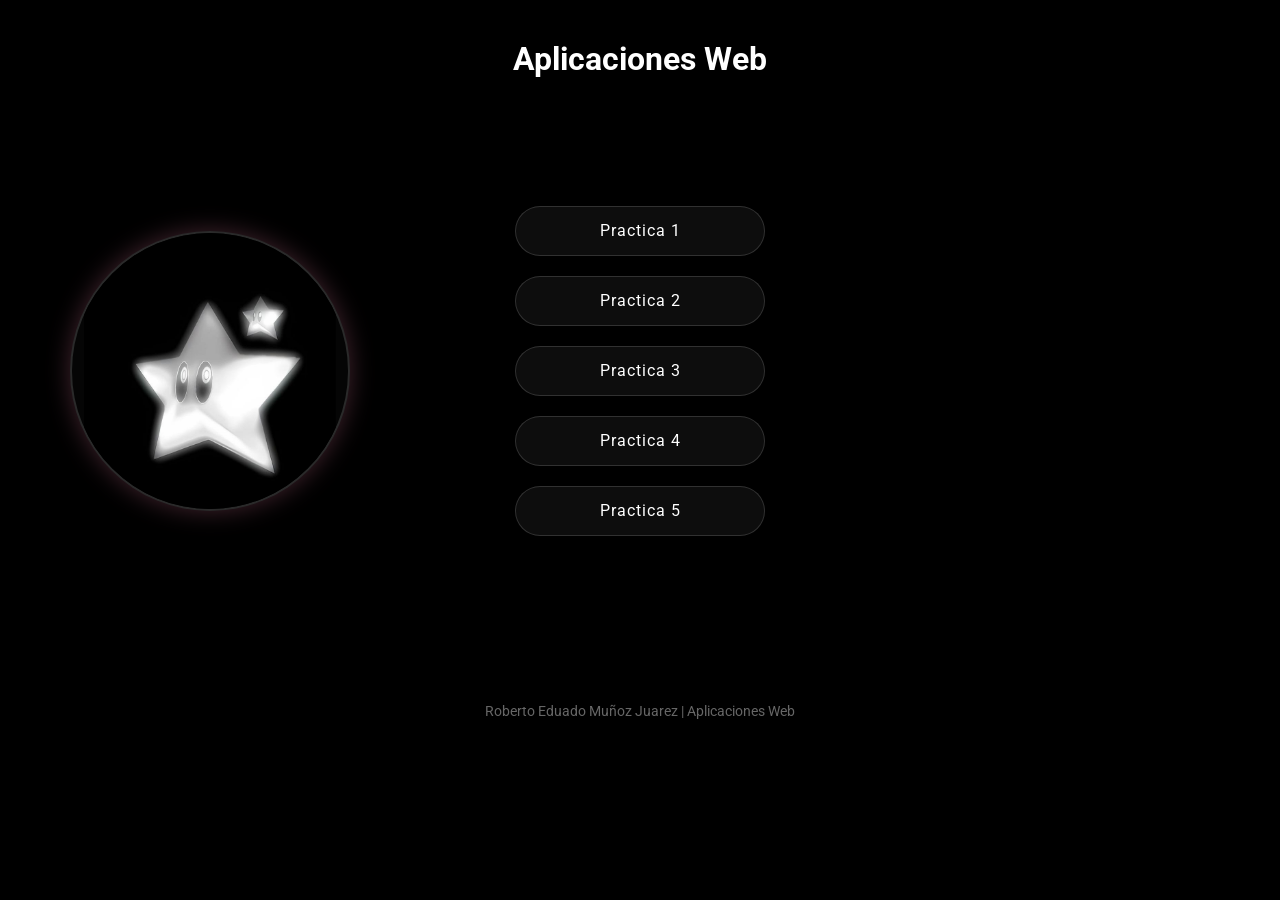
<file: index.html>
<!DOCTYPE html>
<html lang="en">
<head>
    <meta charset="UTF-8">
    <meta name="viewport" content="width=device-width, initial-scale=1.0">
    <title>Aplicaciones Web</title>
     <link rel="stylesheet" href="https://fonts.googleapis.com/css2?family=Poppins:wght@400;500;600;700&family=Roboto:wght@400;500;700&display=swap">
      <link rel="stylesheet" href="style.css" />
</head>
<body>
    <h1>Aplicaciones Web</h1>

<main class="home-container">
  <!-- Foto a la izquierda -->
  <div class="home-img">
    <img src="img/img.jpg" alt="Estrella">
  </div>

  <!-- Botones en el centro -->
  <div class="container">
    <div class="btn"><a href="Ejercicio1/index.html">Practica 1</a></div>
    <div class="btn"><a href="Practica2/Index.html">Practica 2</a></div>
    <div class="btn"><a href="#">Practica 3</a></div>
    <div class="btn"><a href="#">Practica 4</a></div>
    <div class="btn"><a href="Ejercicio5/colocacion_css3_practica .html">Practica 5</a></div>
  </div>
</main>

<div class="footer-clase">
    <p>Roberto Eduado Muñoz Juarez | Aplicaciones Web</p>
</div>

</body>
</html>
</file>
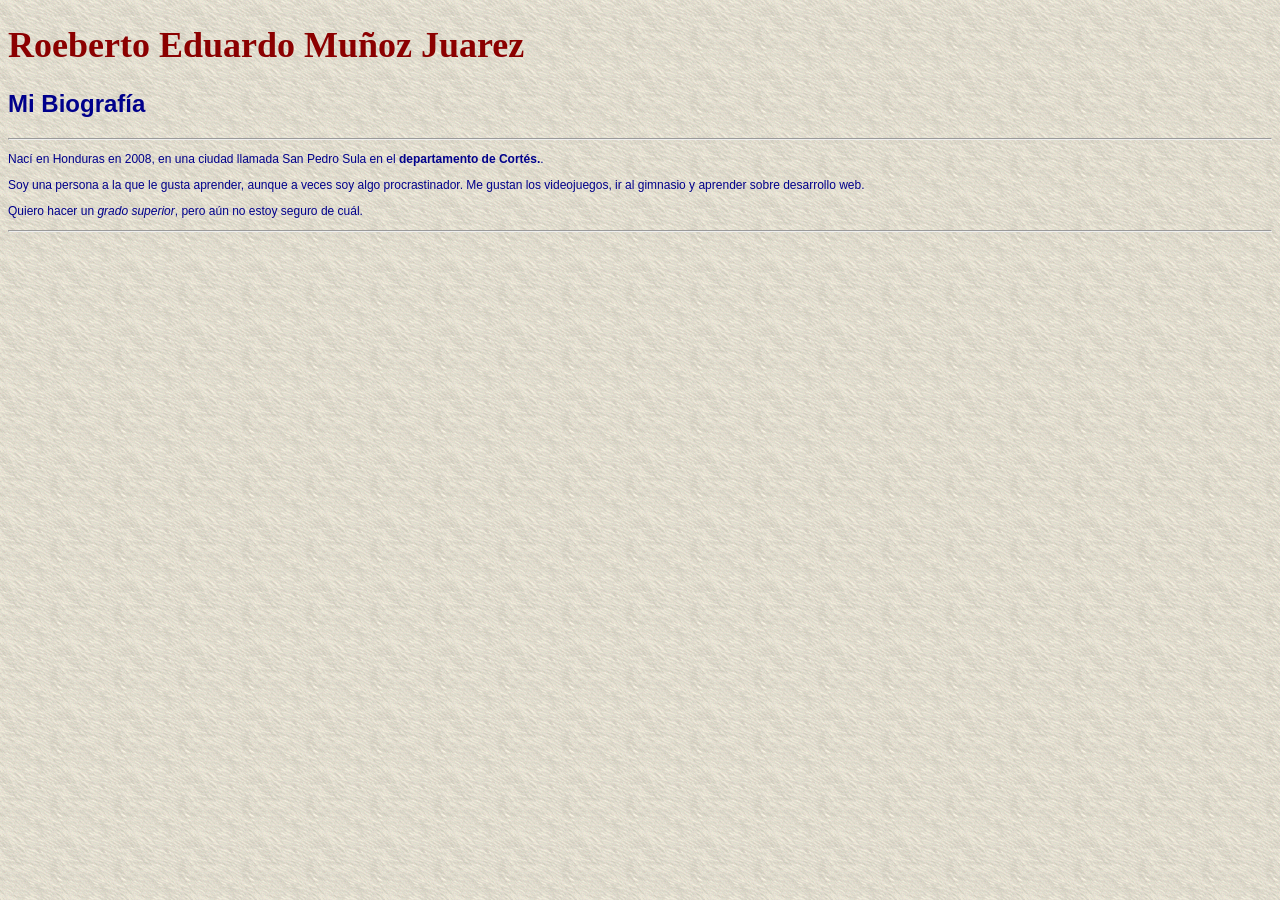
<file: Ejercicio1/index.html>
<!DOCTYPE html>
<html lang="es">
<head>
  <meta charset="UTF-8">
  <!--Aqui va el título de la página -->
  <title>Ejercicio 1</title>
  <style>
    body {
      font-family: Verdana, sans-serif;
      font-size: 12px;
      font-weight: normal;
      color: darkblue;
      background: url("img/fondo.gif");
    }
    h1 {
      font-family: Georgia, serif;
      font-size: 36px;
      font-weight: bold;
      color: darkred;
    }
    h2 {
      font-size: 24px;
      font-weight: bold;
    }
  </style>
</head>
<body>
    <!--Este es un Titulo-->
  <h1>Roeberto Eduardo Muñoz Juarez</h1>
  <h2>Mi Biografía</h2>   
  <hr>                                                          <!--strong sirve para poner negrita -->
  <p>Nací en Honduras en 2008, en una ciudad llamada San Pedro Sula en el <strong>departamento de Cortés.</strong>. </p>
  <p>Soy una persona a la que le gusta aprender, aunque a veces soy algo procrastinador. Me gustan los videojuegos, ir al gimnasio y aprender sobre desarrollo web.</p>
  <p>Quiero hacer un <em>grado superior</em>, pero aún no estoy seguro de cuál.</p>
  <hr />                    <!--em sirve para poner cursiva -->

</body>
</html>
</file>
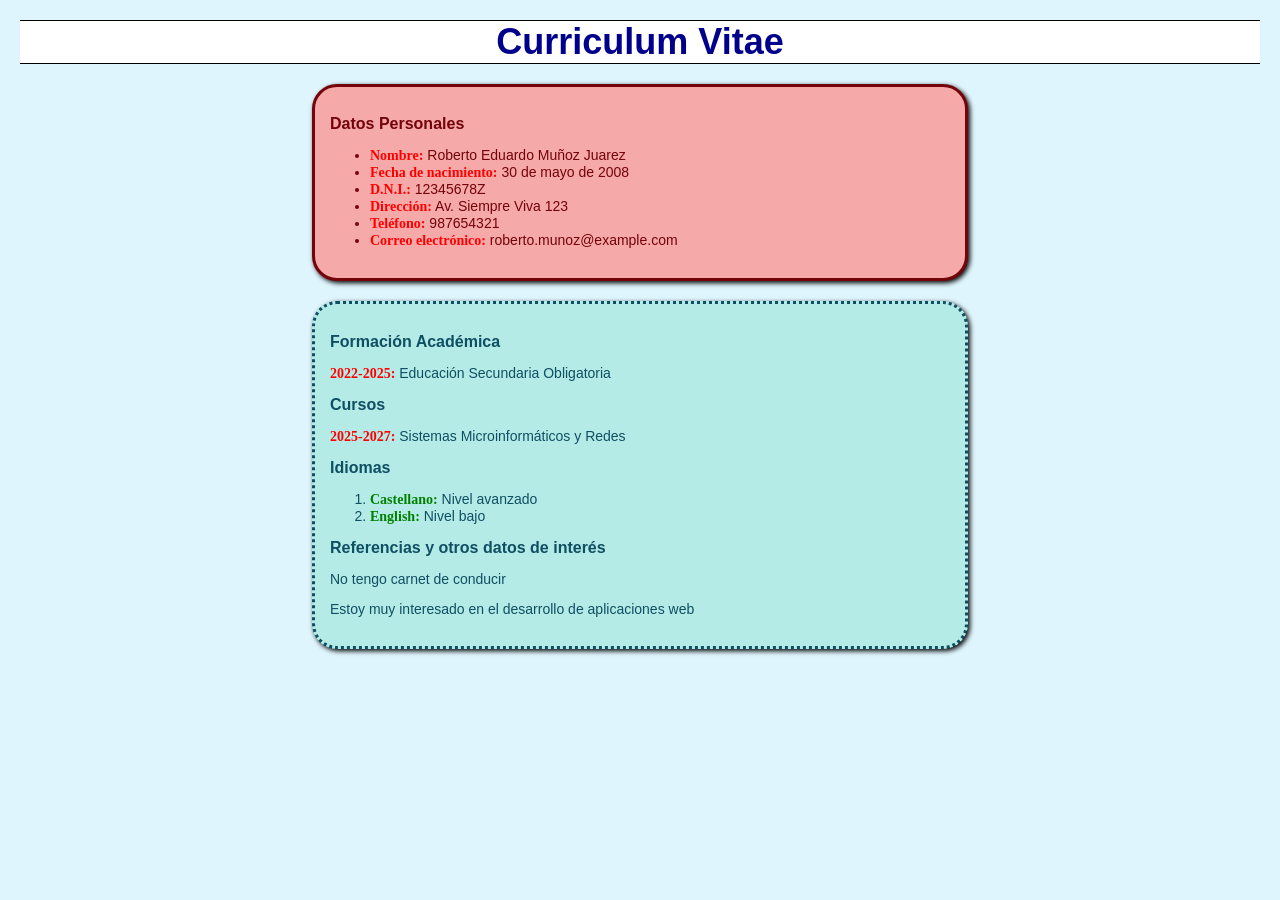
<file: Practica2/Index.html>
<!DOCTYPE html>
<html lang="es">
<head>
    <meta charset="UTF-8">
    <meta name="viewport" content="width=device-width, initial-scale=1.0">
    <title>Ejercicio 2</title>
    <!-- Enlace a la hoja de estilos  -->
    <link rel="stylesheet" href="estilos/style.css">
</head>
<body>

    <h1>Curriculum Vitae</h1>

    <!-- Capa con los datos personales  -->
    <div id="Recuadrorojo">
        <h2>Datos Personales</h2>
        <ul>
            <li><span class="TimesRojo">Nombre:</span> Roberto Eduardo Muñoz Juarez</li>
            <li><span class="TimesRojo">Fecha de nacimiento:</span> 30 de mayo de 2008</li>
            <li><span class="TimesRojo">D.N.I.:</span> 12345678Z</li>
            <li><span class="TimesRojo">Dirección:</span> Av. Siempre Viva 123</li>
            <li><span class="TimesRojo">Teléfono:</span> 987654321</li>
            <li><span class="TimesRojo">Correo electrónico:</span> roberto.munoz@example.com</li>
        </ul>
    </div>

    <!-- Capa con formación, cursos, idiomas y referencias  -->
    <div id="Recuadroazul">
        <h2>Formación Académica</h2>
        <p><span class="TimesRojo">2022-2025:</span> Educación Secundaria Obligatoria</p>

        <h2>Cursos</h2>
        <p><span class="TimesRojo">2025-2027:</span> Sistemas Microinformáticos y Redes</p>

        <h2>Idiomas</h2>
        <ol>
            <li><span class="TimesVerde">Castellano:</span> Nivel avanzado</li>
            <li><span class="TimesVerde">English:</span> Nivel bajo</li>
        </ol>

        <h2>Referencias y otros datos de interés</h2>
        <p>No tengo carnet de conducir</p>
        <p>Estoy muy interesado en el desarrollo de aplicaciones web</p>
    </div>

</body>
</html>
</file>
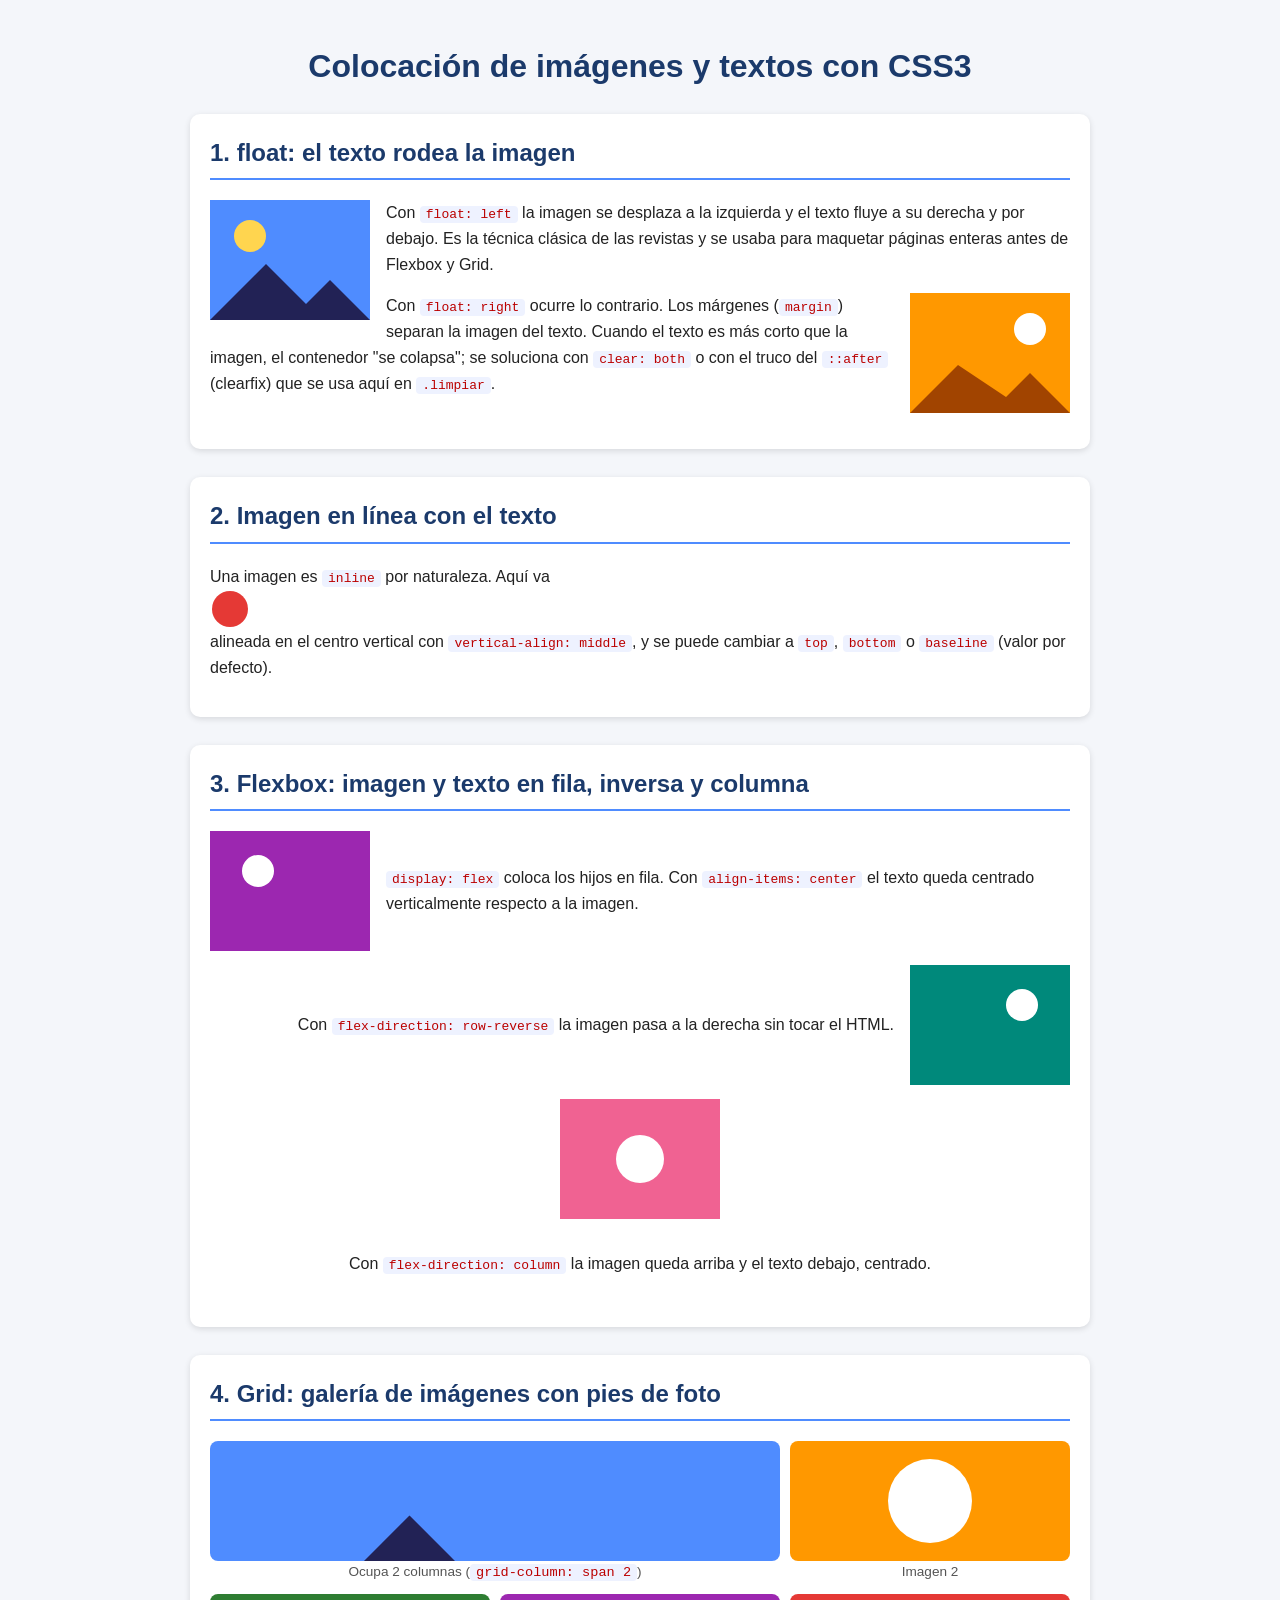
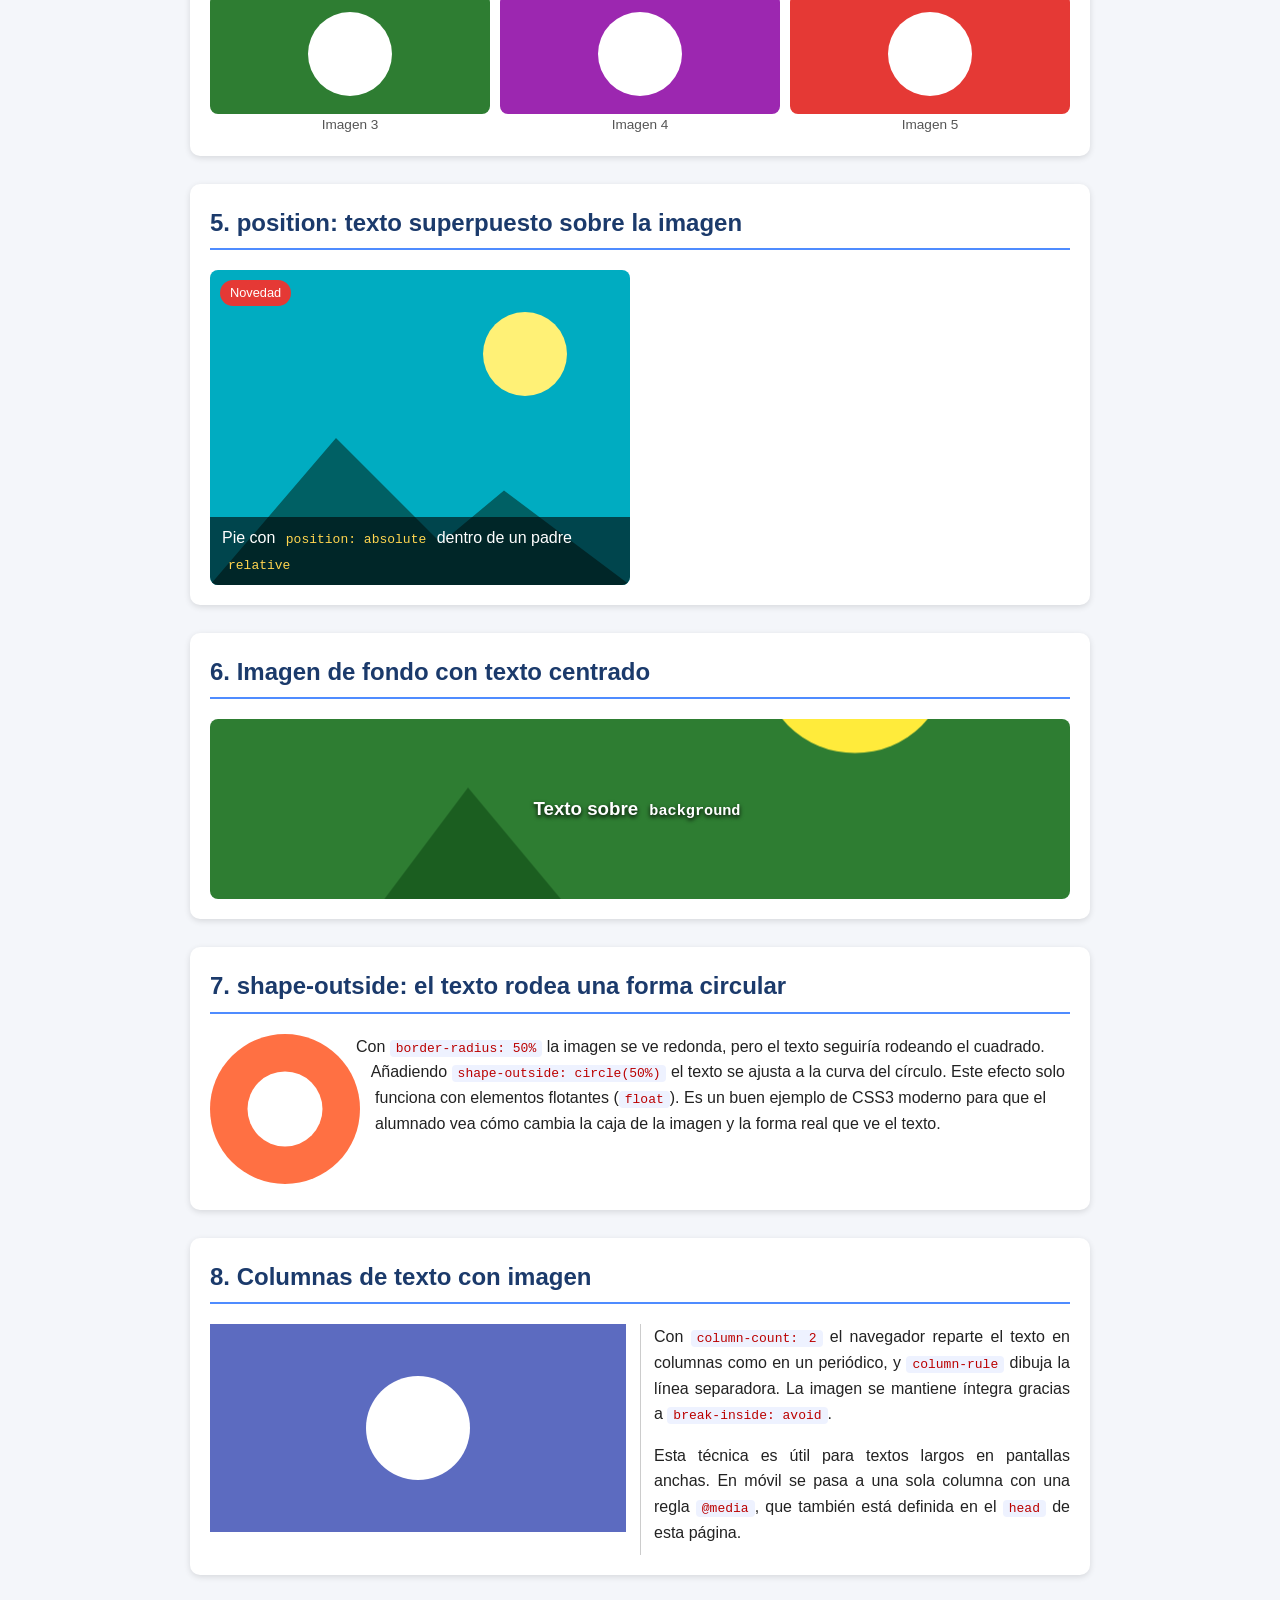
<file: Ejercicio5/colocacion_css3_practica .html>
<!DOCTYPE html>
<!-- 
  =====================================================================
  VERSIÓN DE PRÁCTICA: COLOCACIÓN DE IMÁGENES Y TEXTOS CON CSS3
  Módulo: Aplicaciones Web (2.º SMR)

  INSTRUCCIONES:
  - El HTML ya está terminado. NO hay que tocarlo.
  - Tu trabajo es completar el CSS de la etiqueta <style> (en el <head>).
  - Busca los comentarios "TODO" y escribe las propiedades que se piden.
  - Cada ejercicio indica la clase que debes estilizar y qué efecto buscas.
  - Cuando termines, la página debe verse igual que la versión comentada.
  - Pista: consulta las propiedades en https://developer.mozilla.org/es/
  =====================================================================
-->
<html lang="es"> <!-- lang="es": indica que la página está en español -->
<head>
<!-- Codificación de caracteres: necesaria para ver bien tildes y la letra ñ -->
<meta charset="UTF-8">

<!-- Viewport: hace que la página se adapte al ancho del móvil (diseño responsive) -->
<meta name="viewport" content="width=device-width, initial-scale=1">

<!-- Título que aparece en la pestaña del navegador -->
<title>PRÁCTICA - Colocación de imágenes y textos con CSS3</title>

<style>
/* =====================================================================
   BASE: estilos generales de toda la página
   ===================================================================== */

/* El selector * afecta a TODOS los elementos.
   box-sizing: border-box hace que el width incluya el padding y el borde.
   Así, un elemento de 200px mide 200px en total y no se "estira". */
* { box-sizing: border-box; }

/* body: el cuerpo de la página */
body {
  font-family: Arial, Helvetica, sans-serif; /* tipo de letra (si no hay Arial, usa Helvetica, y si no, una sans-serif cualquiera) */
  line-height: 1.6;      /* altura de línea: 1.6 veces el tamaño de la letra, para leer mejor */
  color: #222;           /* color del texto (gris casi negro) */
  background: #f4f6fa;   /* color de fondo de la página */
  margin: 0;             /* quitamos el margen por defecto del navegador */
  padding: 20px;         /* espacio interior entre el borde de la ventana y el contenido */
}

h1 { text-align: center; color: #1b3a6b; } /* título principal centrado y en azul oscuro */

/* section: cada "tarjeta" blanca donde está un ejemplo */
section {
  background: #fff;                    /* fondo blanco */
  max-width: 900px;                    /* ancho máximo: en pantallas grandes no pasa de 900px */
  margin: 0 auto 28px;                 /* arriba 0 | izquierda y derecha auto (centra la caja) | abajo 28px */
  padding: 20px;                       /* espacio entre el borde de la tarjeta y su contenido */
  border-radius: 10px;                 /* esquinas redondeadas */
  box-shadow: 0 2px 6px rgba(0,0,0,.12); /* sombra: desplazamiento x, y, difuminado y color (negro al 12 %) */
}

h2 {
  margin-top: 0;                       /* pegamos el título al borde superior de la tarjeta */
  color: #1b3a6b;
  border-bottom: 2px solid #4f8cff;    /* línea azul debajo del título */
  padding-bottom: 6px;                 /* separación entre el texto y esa línea */
}

/* code: aspecto para resaltar propiedades CSS dentro de los textos */
code { background: #eef2ff; padding: 1px 6px; border-radius: 4px; color: #b00; }

/* Regla importante para imágenes:
   max-width: 100% -> la imagen nunca será más ancha que su contenedor (evita que se salga en el móvil).
   display: block  -> la imagen deja de ser "en línea" y se comporta como un bloque
                      (así desaparece el pequeño hueco que queda debajo de las imágenes). */
img { max-width: 100%; display: block; }


/* =====================================================================
   EJERCICIO 1. FLOAT: el texto rodea la imagen
   Objetivo: la primera imagen a la izquierda y la segunda a la derecha,
   con el texto rodeándolas.
   ===================================================================== */

.float-izq {
  float: left;/* TODO 1.1: haz que la imagen flote a la izquierda (float) */
  width: 160px;/* TODO 1.2: dale un ancho de 160px (width) */
  margin: 0 16px 8px 0;/* TODO 1.3: añade un margen solo a la derecha (16px) y abajo (8px) con margin */
}

.float-der {
  float: right;
  width: 160px;
  margin: 0 0 16px 8px;
  /* TODO 1.4: igual que la anterior, pero flotando a la derecha
               y con el margen en el lado izquierdo (16px) */
}

.limpiar::after {
  content: ""; 
  display: block;
  clear: both;/* TODO 1.5 (clearfix): para que el contenedor abrace a las imágenes flotantes necesitas
     tres propiedades: content (vacío ""), display (block) y clear (both) */
}


/* =====================================================================
   EJERCICIO 2. IMAGEN EN LÍNEA
   Objetivo: el iconito rojo debe quedar centrado verticalmente con el texto.
   ===================================================================== */

.en-linea {
  width: 40px;/* TODO 2.1: ancho de 40px */
  vertical-align: middle;

  /* TODO 2.2: alineación vertical centrada (vertical-align) 
               Prueba también top, bottom y baseline y observa la diferencia */
}


/* =====================================================================
   EJERCICIO 3. FLEXBOX
   Objetivo: imagen y texto en fila; luego invertidos; luego en columna.
   ===================================================================== */

.flex {
  display: flex;/* TODO 3.1: activa Flexbox en el contenedor (display) */
  gap: 16px;/* TODO 3.2: separa los hijos 16px entre sí (gap) */
  align-items: center;/* TODO 3.3: centra los hijos verticalmente (align-items) */
  margin-bottom: 14px;
}

.flex img {
  width: 160px;/* TODO 3.4: ancho de 160px */
  flex-shrink: 0;/* TODO 3.5: evita que la imagen se encoja (flex-shrink con valor 0) */
}

.flex.inversa {
  flex-direction: row-reverse;/* TODO 3.6: invierte el orden de los hijos (flex-direction: row-reverse) */
}

.flex.columna {
  flex-direction: column;/* TODO 3.7: apila los hijos en vertical (flex-direction: column) */
  text-align: center;/* TODO 3.8: centra el texto (text-align) */
}


/* =====================================================================
   EJERCICIO 4. GRID
   Objetivo: galería de 3 columnas, con la primera imagen ocupando 2.
   ===================================================================== */

.galeria {
  display: grid;/* TODO 4.1: activa la rejilla (display: grid) */
  grid-template-columns: repeat(3, 1fr);/* TODO 4.2: crea 3 columnas iguales (grid-template-columns con repeat y fr) */
  gap: 10px;/* TODO 4.3: separa las celdas 10px (gap) */
}

.galeria figure { margin: 0; }

.galeria img {
  width: 100%;/* TODO 4.4: ancho del 100% */
  height: 120px;/* TODO 4.5: altura de 120px */
  object-fit: cover;/* TODO 4.6: recorta la imagen sin deformarla (object-fit: cover) */
  border-radius: 8px;/* TODO 4.7: esquinas redondeadas de 8px */
}

.galeria figcaption { font-size: .85rem; text-align: center; color: #555; }

.galeria .grande {
  grid-column: span 2;/* TODO 4.8: que esta celda ocupe 2 columnas (grid-column: span 2) */
}


/* =====================================================================
   EJERCICIO 5. POSITION
   Objetivo: etiqueta roja arriba a la izquierda y franja negra abajo,
   ambas encima de la imagen.
   ===================================================================== */

.tarjeta {
  position: relative;/* TODO 5.1: convierte a la tarjeta en la referencia de sus hijos (position: relative) */
  max-width: 420px;
}

.tarjeta img { width: 100%; border-radius: 8px; }

.tarjeta .etiqueta {
  position: absolute;/* TODO 5.2: position absolute */
  top: 10px;
  left: 10px;/* TODO 5.3: sepárala 10px de arriba (top) y 10px de la izquierda (left) */
  background: #e53935;
  color: #fff;
  padding: 3px 10px;
  border-radius: 14px;
  font-size: .8rem;
}

.tarjeta .pie {
  position: absolute;/* TODO 5.4: position absolute */
  bottom: 0;/* TODO 5.5: pégala abajo y estírala de lado a lado (bottom, left y right a 0) */
  left: 0;
  right: 0;
  background: rgba(0, 0, 0, 0.6);/* TODO 5.6: fondo negro semitransparente: background con rgba(0,0,0,.6) */
  color: #fff;
  padding: 8px 12px;
  border-radius: 0 0 8px 8px;/* TODO 5.7: redondea SOLO las esquinas de abajo (border-radius: 0 0 8px 8px) */
}


/* =====================================================================
   EJERCICIO 6. BACKGROUND
   Objetivo: caja con imagen de fondo y texto centrado.
   (La imagen de fondo ya está dada; no hace falta escribir la URL.)
   ===================================================================== */

.hero {
  height: 180px;
  border-radius: 8px;
  color: #fff;
  text-shadow: 0 2px 4px #000;
  background: url("data:image/svg+xml,%3Csvg xmlns='http://www.w3.org/2000/svg' viewBox='0 0 200 150'%3E%3Crect width='200' height='150' fill='%232e7d32'/%3E%3Ccircle cx='150' cy='40' r='22' fill='%23ffeb3b'/%3E%3Cpath d='M0 150l60-80 50 60 30-30 60 50z' fill='%231b5e20'/%3E%3C/svg%3E") center / cover no-repeat; /* color de relleno provisional */
  display: flex;
  align-items: center;
  justify-content: center;

  /* TODO 6.1: sustituye el color de arriba por una imagen de fondo.
     Usa esta imagen:
     url("data:image/svg+xml,%3Csvg xmlns='http://www.w3.org/2000/svg' viewBox='0 0 200 150'%3E%3Crect width='200' height='150' fill='%232e7d32'/%3E%3Ccircle cx='150' cy='40' r='22' fill='%23ffeb3b'/%3E%3Cpath d='M0 150l60-80 50 60 30-30 6<PASSWORD>z' fill='%231b5e2<PASSWORD>'/%3E%3C/svg%3E")
     y añade: center / cover no-repeat */

  /* TODO 6.2: centra el texto vertical y horizontalmente con Flexbox
               (display: flex + align-items + justify-content) */
}


/* =====================================================================
   EJERCICIO 7. SHAPE-OUTSIDE
   Objetivo: imagen redonda y texto adaptándose a la curva.
   ===================================================================== */

.redonda {
  float: left;/* TODO 7.1: float a la izquierda */
  width: 150px;
  height: 150px;
  border-radius: 50%;/* TODO 7.2: forma circular (border-radius: 50%) */
  object-fit: cover;/* TODO 7.3: que la imagen llene el círculo sin deformarse (object-fit) */
  shape-outside: circle(50%);/* TODO 7.4: que el texto siga el círculo (shape-outside: circle(50%)) */
  margin: 0 18px 6px 0;
}


/* =====================================================================
   EJERCICIO 8. COLUMNAS CSS
   Objetivo: texto en 2 columnas con línea separadora.
   ===================================================================== */

.columnas {
  column-count: 2;/* TODO 8.1: 2 columnas (column-count) */
  column-gap: 28px;/* TODO 8.2: separación de 28px entre columnas (column-gap) */
  column-rule: 1px solid #ccc;/* TODO 8.3: línea separadora gris (column-rule: 1px solid #ccc) */
  text-align: justify;
}

.columnas img {
  width: 100%;
  margin-bottom: 10px;
  break-inside: avoid;/* TODO 8.4: evita que la imagen se parta entre columnas (break-inside: avoid) */
}


/* =====================================================================
   EJERCICIO 9 (RETO). RESPONSIVE
   Objetivo: en pantallas de 600px o menos, imagen y texto se apilan,
   la galería pasa a 2 columnas y el texto a 1 columna.
   ===================================================================== */

/* TODO 9.1: escribe una regla @media (max-width: 600px) { ... } que contenga:
     - .flex y .flex.inversa con flex-direction: column
     - .galeria con grid-template-columns: 1fr 1fr
     - .columnas con column-count: 1
   Comprueba el resultado reduciendo el ancho de la ventana del navegador. */
@media (max-width: 600px) {
  .flex, .flex.inversa{
    flex-direction: column;
  }
  .galeria {
    grid-template-columns: 1fr 1fr;
  }
  .columnas {
    column-count: 1;
  }
}
</style>
</head>

<body>

<h1>Colocación de imágenes y textos con CSS3</h1>

<!-- ================================================================ -->
<!-- 1. FLOAT                                                          -->
<!-- Fíjate en el ORDEN: la imagen va ANTES del párrafo al que rodea.  -->
<!-- ================================================================ -->
<section>
  <h2>1. float: el texto rodea la imagen</h2>

  <!-- class="float-izq": aplica el CSS de .float-izq (imagen a la izquierda).
       alt: texto alternativo (accesibilidad y por si la imagen no carga). Es obligatorio. -->
  <img class="float-izq" alt="Paisaje azul" src="data:image/svg+xml,%3Csvg xmlns='http://www.w3.org/2000/svg' viewBox='0 0 200 150'%3E%3Crect width='200' height='150' fill='%234f8cff'/%3E%3Ccircle cx='50' cy='45' r='20' fill='%23ffd54f'/%3E%3Cpath d='M0 150l70-70 50 50 30-30 50 50z' fill='%23225'/%3E%3C/svg%3E">
  <p>Con <code>float: left</code> la imagen se desplaza a la izquierda y el texto fluye a su derecha y por debajo. Es la técnica clásica de las revistas y se usaba para maquetar páginas enteras antes de Flexbox y Grid.</p>

  <!-- Imagen flotando a la derecha -->
  <img class="float-der" alt="Paisaje naranja" src="data:image/svg+xml,%3Csvg xmlns='http://www.w3.org/2000/svg' viewBox='0 0 200 150'%3E%3Crect width='200' height='150' fill='%23ff9800'/%3E%3Ccircle cx='150' cy='45' r='20' fill='%23fff'/%3E%3Cpath d='M0 150l60-60 60 40 30-30 50 50z' fill='%23a14400'/%3E%3C/svg%3E">
  <p>Con <code>float: right</code> ocurre lo contrario. Los márgenes (<code>margin</code>) separan la imagen del texto. Cuando el texto es más corto que la imagen, el contenedor "se colapsa"; se soluciona con <code>clear: both</code> o con el truco del <code>::after</code> (clearfix) que se usa aquí en <code>.limpiar</code>.</p>

  <!-- Este div vacío aplica el clearfix: obliga a la sección a abrazar las imágenes flotantes -->
  <div class="limpiar"></div>
</section>

<!-- ================================================================ -->
<!-- 2. IMAGEN EN LÍNEA                                                -->
<!-- La imagen está DENTRO del párrafo, entre palabras.                -->
<!-- ================================================================ -->
<section>
  <h2>2. Imagen en línea con el texto</h2>
  <p>Una imagen es <code>inline</code> por naturaleza. Aquí va
    <img class="en-linea" alt="icono" src="data:image/svg+xml,%3Csvg xmlns='http://www.w3.org/2000/svg' viewBox='0 0 40 40'%3E%3Ccircle cx='20' cy='20' r='18' fill='%23e53935'/%3E%3C/svg%3E">
    alineada en el centro vertical con <code>vertical-align: middle</code>, y se puede cambiar a <code>top</code>, <code>bottom</code> o <code>baseline</code> (valor por defecto).</p>
</section>

<!-- ================================================================ -->
<!-- 3. FLEXBOX                                                        -->
<!-- Estructura: un div PADRE (class="flex") con 2 HIJOS: <img> y <p>. -->
<!-- Flexbox se aplica al padre y coloca a los hijos.                  -->
<!-- ================================================================ -->
<section>
  <h2>3. Flexbox: imagen y texto en fila, inversa y columna</h2>

  <!-- Ejemplo A: fila normal (imagen a la izquierda, texto a la derecha) -->
  <div class="flex">
    <img alt="Imagen izquierda" src="data:image/svg+xml,%3Csvg xmlns='http://www.w3.org/2000/svg' viewBox='0 0 200 150'%3E%3Crect width='200' height='150' fill='%239c27b0'/%3E%3Ccircle cx='60' cy='50' r='20' fill='%23fff'/%3E%3C/svg%3E">
    <p><code>display: flex</code> coloca los hijos en fila. Con <code>align-items: center</code> el texto queda centrado verticalmente respecto a la imagen.</p>
  </div>

  <!-- Ejemplo B: MISMO HTML (imagen primero), pero con la clase "inversa" la imagen se ve a la derecha -->
  <div class="flex inversa">
    <img alt="Imagen derecha" src="data:image/svg+xml,%3Csvg xmlns='http://www.w3.org/2000/svg' viewBox='0 0 200 150'%3E%3Crect width='200' height='150' fill='%2300897b'/%3E%3Ccircle cx='140' cy='50' r='20' fill='%23fff'/%3E%3C/svg%3E">
    <p>Con <code>flex-direction: row-reverse</code> la imagen pasa a la derecha sin tocar el HTML.</p>
  </div>

  <!-- Ejemplo C: en columna -->
  <div class="flex columna">
    <img alt="Imagen arriba" src="data:image/svg+xml,%3Csvg xmlns='http://www.w3.org/2000/svg' viewBox='0 0 200 150'%3E%3Crect width='200' height='150' fill='%23f06292'/%3E%3Ccircle cx='100' cy='75' r='30' fill='%23fff'/%3E%3C/svg%3E">
    <p>Con <code>flex-direction: column</code> la imagen queda arriba y el texto debajo, centrado.</p>
  </div>
</section>

<!-- ================================================================ -->
<!-- 4. GRID                                                           -->
<!-- <figure> agrupa una imagen con su pie de foto <figcaption>.       -->
<!-- Es la etiqueta semántica correcta para imágenes con descripción.  -->
<!-- ================================================================ -->
<section>
  <h2>4. Grid: galería de imágenes con pies de foto</h2>
  <div class="galeria">

    <!-- Esta figura lleva class="grande": ocupa 2 de las 3 columnas -->
    <figure class="grande">
      <img alt="Grande" src="data:image/svg+xml,%3Csvg xmlns='http://www.w3.org/2000/svg' viewBox='0 0 200 150'%3E%3Crect width='200' height='150' fill='%234f8cff'/%3E%3Cpath d='M0 150l70-70 50 50 30-30 50 50z' fill='%23225'/%3E%3C/svg%3E">
      <figcaption>Ocupa 2 columnas (<code>grid-column: span 2</code>)</figcaption>
    </figure>

    <!-- Las siguientes ocupan 1 columna cada una; la rejilla las coloca sola, de izquierda a derecha y de arriba abajo -->
    <figure>
      <img alt="Dos" src="data:image/svg+xml,%3Csvg xmlns='http://www.w3.org/2000/svg' viewBox='0 0 200 150'%3E%3Crect width='200' height='150' fill='%23ff9800'/%3E%3Ccircle cx='100' cy='75' r='30' fill='%23fff'/%3E%3C/svg%3E">
      <figcaption>Imagen 2</figcaption>
    </figure>
    <figure>
      <img alt="Tres" src="data:image/svg+xml,%3Csvg xmlns='http://www.w3.org/2000/svg' viewBox='0 0 200 150'%3E%3Crect width='200' height='150' fill='%232e7d32'/%3E%3Ccircle cx='100' cy='75' r='30' fill='%23fff'/%3E%3C/svg%3E">
      <figcaption>Imagen 3</figcaption>
    </figure>
    <figure>
      <img alt="Cuatro" src="data:image/svg+xml,%3Csvg xmlns='http://www.w3.org/2000/svg' viewBox='0 0 200 150'%3E%3Crect width='200' height='150' fill='%239c27b0'/%3E%3Ccircle cx='100' cy='75' r='30' fill='%23fff'/%3E%3C/svg%3E">
      <figcaption>Imagen 4</figcaption>
    </figure>
    <figure>
      <img alt="Cinco" src="data:image/svg+xml,%3Csvg xmlns='http://www.w3.org/2000/svg' viewBox='0 0 200 150'%3E%3Crect width='200' height='150' fill='%23e53935'/%3E%3Ccircle cx='100' cy='75' r='30' fill='%23fff'/%3E%3C/svg%3E">
      <figcaption>Imagen 5</figcaption>
    </figure>
  </div>
</section>

<!-- ================================================================ -->
<!-- 5. POSITION                                                       -->
<!-- Tres elementos dentro de la tarjeta (el padre con position: relative): -->
<!-- la imagen (normal) y dos capas que se colocan encima (absolute).  -->
<!-- ================================================================ -->
<section>
  <h2>5. position: texto superpuesto sobre la imagen</h2>
  <div class="tarjeta">
    <img alt="Tarjeta" src="data:image/svg+xml,%3Csvg xmlns='http://www.w3.org/2000/svg' viewBox='0 0 200 150'%3E%3Crect width='200' height='150' fill='%2300acc1'/%3E%3Ccircle cx='150' cy='40' r='20' fill='%23fff176'/%3E%3Cpath d='M0 150l60-70 50 50 30-25 60 45z' fill='%23006064'/%3E%3C/svg%3E">
    <span class="etiqueta">Novedad</span>  <!-- arriba a la izquierda -->
    <div class="pie">Pie con <code style="background:none;color:#ffd54f">position: absolute</code> dentro de un padre <code style="background:none;color:#ffd54f">relative</code></div> <!-- abajo, a todo el ancho -->
  </div>
</section>

<!-- ================================================================ -->
<!-- 6. BACKGROUND                                                     -->
<!-- No hay <img>: la imagen está en el CSS (clase .hero).             -->
<!-- ================================================================ -->
<section>
  <h2>6. Imagen de fondo con texto centrado</h2>
  <div class="hero"><h3>Texto sobre <code style="background:none;color:#fff">background</code></h3></div>
</section>

<!-- ================================================================ -->
<!-- 7. SHAPE-OUTSIDE                                                  -->
<!-- ================================================================ -->
<section>
  <h2>7. shape-outside: el texto rodea una forma circular</h2>
  <img class="redonda" alt="Redonda" src="data:image/svg+xml,%3Csvg xmlns='http://www.w3.org/2000/svg' viewBox='0 0 200 200'%3E%3Crect width='200' height='200' fill='%23ff7043'/%3E%3Ccircle cx='100' cy='100' r='50' fill='%23fff'/%3E%3C/svg%3E">
  <p>Con <code>border-radius: 50%</code> la imagen se ve redonda, pero el texto seguiría rodeando el cuadrado. Añadiendo <code>shape-outside: circle(50%)</code> el texto se ajusta a la curva del círculo. Este efecto solo funciona con elementos flotantes (<code>float</code>). Es un buen ejemplo de CSS3 moderno para que el alumnado vea cómo cambia la caja de la imagen y la forma real que ve el texto.</p>
  <div class="limpiar"></div>
</section>

<!-- ================================================================ -->
<!-- 8. COLUMNAS                                                       -->
<!-- ================================================================ -->
<section>
  <h2>8. Columnas de texto con imagen</h2>
  <div class="columnas">
    <img alt="Columnas" src="data:image/svg+xml,%3Csvg xmlns='http://www.w3.org/2000/svg' viewBox='0 0 200 100'%3E%3Crect width='200' height='100' fill='%235c6bc0'/%3E%3Ccircle cx='100' cy='50' r='25' fill='%23fff'/%3E%3C/svg%3E">
    <p>Con <code>column-count: 2</code> el navegador reparte el texto en columnas como en un periódico, y <code>column-rule</code> dibuja la línea separadora. La imagen se mantiene íntegra gracias a <code>break-inside: avoid</code>.</p>
    <p>Esta técnica es útil para textos largos en pantallas anchas. En móvil se pasa a una sola columna con una regla <code>@media</code>, que también está definida en el <code>head</code> de esta página.</p>
  </div>
</section>

</body>
</html>
</file>
<file: style.css>
/* ============================================
   VARIABLES DE COLOR
   ============================================ */
:root {
  --bg: #000;                          /* Fondo negro obligatorio */
  --text: #fff;                        /* Texto blanco */
  --glass: rgb(255 255 255 / 0.05);    /* Fondo normal del botón */
  --line: rgb(255 255 255 / 0.15);     /* Borde normal del botón */
  --hover-bg: #A45B73;                 /* Color del botón al pasar el cursor (morado) */
  --hover-glow: rgb(164 91 115 / 0.7); /* Resplandor del botón al pasar el cursor */
}

/* ============================================
   RESET
   ============================================ */
* {
  margin: 0;
  padding: 0;
  box-sizing: border-box;
  font-family: "Roboto", sans-serif;
}

/* ============================================
   FONDO DE LA PÁGINA (FORZADO A NEGRO)
   ============================================ */
body {
  min-height: 100vh;
  background-color: var(--bg) !important; /* Fuerza el fondo negro */
  color: var(--text);
  padding: 20px;
}

/* ============================================
   TÍTULOS Y LÍNEA
   ============================================ */
h1 {
  text-align: center;
  margin-top: 20px;
  color: var(--text);
}

hr {
  border: 1px solid var(--text);
  width: 50%;
  margin: 15px auto;
}

h3 {
  margin-bottom: 30px; 
  text-align: center;
  color: var(--text);
}

/* ============================================
   CONTENEDOR PRINCIPAL
   ============================================ */
.home-container {
  position: relative;          
  display: flex;
  align-items: center;         
  justify-content: center;     
  width: 100%;
  min-height: 65vh;
  padding: 0 40px;             
}

/* ============================================
   IMAGEN A LA IZQUIERDA
   ============================================ */
.home-img {
  position: absolute;          
  left: 50px;                  
  display: flex;
  align-items: center;
}

.home-img img {
  width: 24vw;                          
  max-width: 280px;                     
  aspect-ratio: 1 / 1;                  
  object-fit: contain;                  /* Cambiado a contain para que la estrella no se recorte mal */
  border-radius: 50%;                   
  border: 2px solid var(--line);        
  box-shadow: 0 0 25px rgba(164, 91, 115, 0.4); /* Brillo en armonía con los botones */
  cursor: pointer;
  transition: 0.4s ease;                
  background: rgba(255, 255, 255, 0.02); /* Fondo interno suave para que luzca el círculo */
}

.home-img img:hover {
  transform: scale(1.05);               
  border-color: var(--hover-bg);        
  box-shadow: 0 0 45px var(--hover-glow); 
}

/* ============================================
   CONTENEDOR DE LOS BOTONES (CENTRO)
   ============================================ */
.container {
  display: flex;                       
  flex-direction: column;              
  align-items: center;                 
  justify-content: center;
  gap: 20px;                           
  margin: 0 auto;              
}

/* ============================================
   CAJA DEL BOTÓN
   ============================================ */
.container .btn {
  position: relative;                  
  width: 250px;                        
  height: 50px;                        
}

/* ============================================
   ENLACE (estado normal)
   ============================================ */
.container .btn a {
  position: absolute;                  
  inset: 0;                            
  display: flex;                       
  justify-content: center;             
  align-items: center;                 
  background: var(--glass);            
  border: 1px solid var(--line);       
  border-radius: 30px;                 
  box-shadow: 0 0 0 transparent;       
  color: var(--text);                  
  text-decoration: none;               
  letter-spacing: 1px;                 
  overflow: hidden;                    
  transition: 0.4s;                    
}

/* ============================================
   ENLACE (hover)
   ============================================ */
.container .btn:hover a {
  background: var(--hover-bg);         
  border-color: var(--hover-bg);       
  box-shadow: 0 0 25px var(--hover-glow); 
  letter-spacing: 3px;                 
}

/* ============================================
   BRILLO DIAGONAL DE LOS BOTONES
   ============================================ */
.container .btn a::before {
  content: "";                         
  position: absolute;                  
  top: 0;
  left: 0;
  width: 50%;                          
  height: 100%;                        
  background: linear-gradient(to left, rgb(255 255 255 / 0.25), transparent); 
  transform: skewX(45deg) translateX(-150%); 
  transition: 0.5s;                    
}

.container .btn:hover a::before {
  transform: skewX(45deg) translateX(400%); 
}

.footer-clase {
  text-align: center;
  margin-top: 40px;
  color: #666;
  font-size: 0.85rem;
}
</file>
<file: Practica2/estilos/style.css>
body{
    background-color: #DFF5FD;   /* fondo azul claro pedido en el enunciado */
    font-family: Verdana, Arial, sans-serif;
    font-size: 12px;
    font-weight: normal;
    color: black;
    margin: 20px;                /* separa el contenido de los bordes de la ventana */
}


h1{
    font-family: Arial, sans-serif;
    font-size: 36px;
    font-weight: bold;
    color: darkblue;
    text-align: center;
    background-color: white;
    border-top: 1px solid black;      /* línea fina arriba */
    border-bottom: 1px solid black;   /* línea fina abajo */
    margin: 20px auto;                /* 20px arriba y abajo; auto centra el bloque horizontalmente */
}


h2{
    font-size: 16px;
    font-weight: bold;
}


.TimesRojo{
    font-family: "Times New Roman", serif;   /* comillas porque el nombre tiene espacios; serif es la alternativa */
    font-size: 14px;
    font-weight: bold;
    color: red;
}

.TimesVerde{
    font-family: "Times New Roman", serif;
    font-size: 14px;
    font-weight: bold;
    color: green;
}


#Recuadrorojo{
    background-color: #F5A9A9;
    font-size: 14px;
    color: #74030A;
    font-family: Arial, Times, sans-serif;
    border: solid 3px;
    padding: 15px;                    /* espacio interior entre el borde y el texto */
    margin: 20px auto 20px auto;      /* arriba, derecha, abajo, izquierda; auto a los lados centra el recuadro */
    width: 50%;                       /* porcentaje para que se adapte a la resolución */
    border-radius: 25px;              /* esquinas redondeadas */
    box-shadow: 2px 2px 5px black;    /* sombra: desplazamiento X, Y y desenfoque */
}


#Recuadroazul{
    background-color: #b5ebe6;
    font-size: 14px;
    color: #0f4f63;
    font-family: Arial, Times, sans-serif;
    border: dotted 3px;
    padding: 15px;
    margin: 20px auto 20px auto;
    width: 50%;
    border-radius: 25px;
    box-shadow: 2px 2px 5px black;
}
</file>
